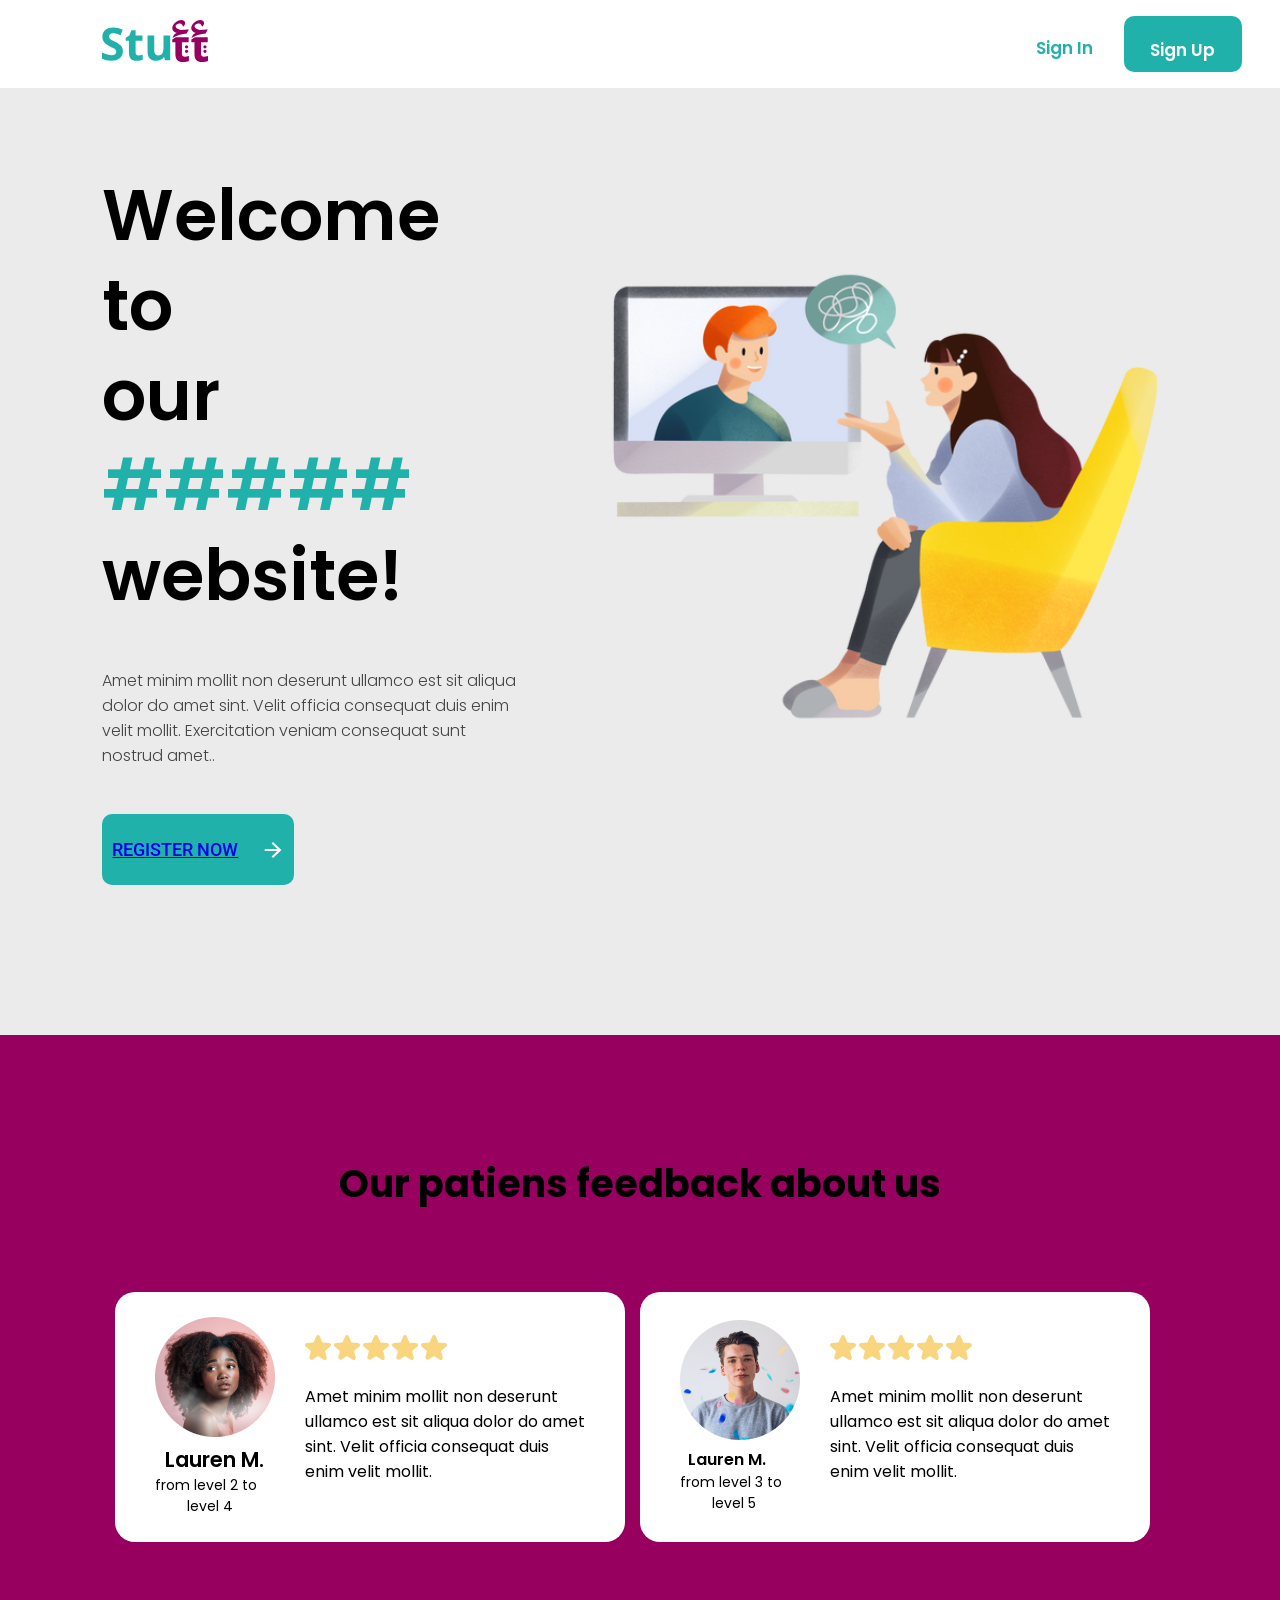
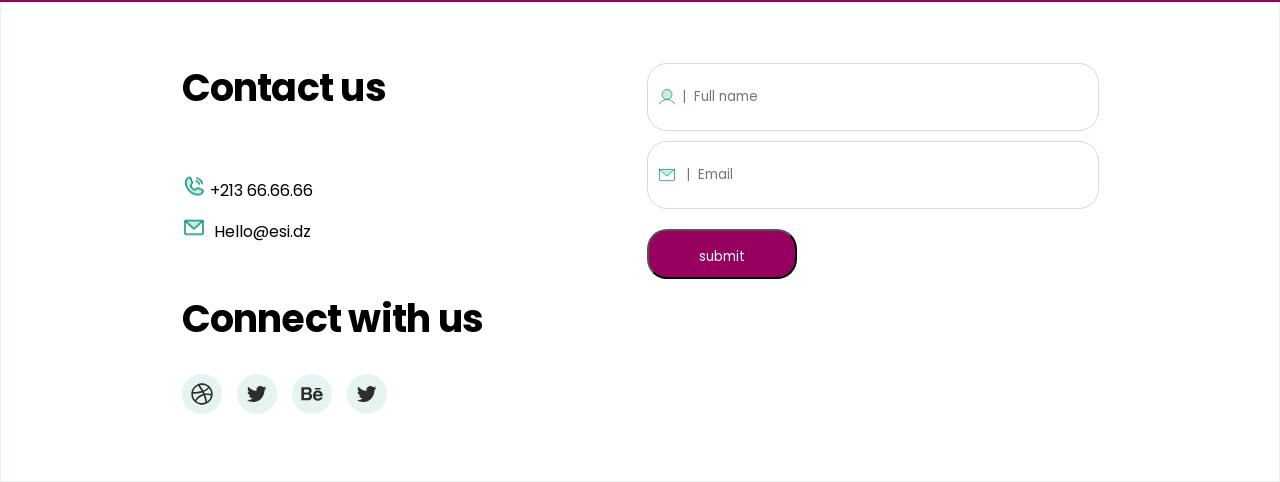
<file: stuttering/index.html>
<!DOCTYPE html>
<html lang="en">
<head>
    <meta charset="UTF-8">
    <title>Stutt</title>
    <link rel="shortcut icon" href="C:\Users\maaco\Desktop\stuttering\hackin\stuttering.svg" type="image/x-icon">
    <link rel="stylesheet" href="style.css">
</head>
<body style="font-family: poppins;">

<nav>
    <div class="logo">
        <img src="Layer_1.svg">
    </div>
    <ul class="nav-links">
        <li class="nav-links-si"><a href="hackin\signIn.html">Sign In</a></li>
        <li class="nav-links-su"><a href="hackin\signUp.html">Sign Up</a></li>
    </ul>
</nav>
<div class="main">
    <div class="main-text">
        <h1>Welcome to <br>
            our <span>##### <br></span>
            website!</h1>
        <p>Amet minim mollit non deserunt ullamco est sit aliqua dolor do amet sint. Velit officia consequat duis enim
            velit mollit. Exercitation veniam consequat sunt nostrud amet..</p>
        <div class="btn">
        <span class="main-button"> <a href="hackin\signUp.html">REGISTER NOW </a>    </span>
            <img src="Keyboard arrow down.svg">
        </div>
    </div>
    <div class="main-image">
        <img src="Doctor%20helping%20young%20woman%20treating%20psychological%20problem%20online.svg">
  </div>
</div>
<div class="real">
    <div class="texxt">
Our patiens feedback about us
    </div>
    <div  class="container"  > 
<div class="inner">
    <div style="width: 300px; " >
        <img src="Photo.png" alt="">
        <div style="font-size: 21px;font-weight: 600;">
         &nbsp; Lauren M.
        </div>
         <div style="font-size: 14px;font-weight: 400;">
            from level 2 to &nbsp&nbsp&nbsp&nbsp&nbsp&nbsp&nbsp&nbsp;level 4
       </div>
        
    </div>

<div>
    <img src="Star Rating.svg" alt="">
  <p>
Amet minim mollit non deserunt ullamco est sit aliqua dolor do amet sint. Velit officia consequat duis enim velit mollit.
  </p>
</div>




</div>

<div class="inner">
    <div style="width: 300px; " >
        <img src="Photo (1).png" alt="">
        <div style="font-size: 21  px;font-weight: 600;">
         &nbsp; Lauren M.
        </div>
         <div style="font-size: 14px;font-weight: 400;">
            from level 3 to &nbsp&nbsp&nbsp&nbsp&nbsp&nbsp&nbsp&nbsp;level 5
       </div>
        
    </div>

<div>
    <img src="Star Rating.svg" alt="">
  <p>
Amet minim mollit non deserunt ullamco est sit aliqua dolor do amet sint. Velit officia consequat duis enim velit mollit.
  </p>
</div>




</div>

</div>

</div>

<footer>
    
    
    <div style="display: flex;  justify-content:center;">
        <div style="display: block;">
            <div style="width: 465px;font-size: 38px;font-style: normal;  font-weight: 700; line-height: 130%;    letter-spacing: -0.76px;padding-bottom: 60px;">
                Contact us
                </div>
            <div  style="margin-bottom: 10px;">
            <img style="transform: translate(0,10%);" src="PhoneCall.png" alt="phone">
             <span>+213 66.66.66</span> 
            </div>
             <div style="margin-bottom: 50px;">
             <img style="transform: translate(0,10%);" src="EnvelopeSimple.png" alt="phone">
             <span> &nbsp;Hello@esi.dz</span>
            </div>
            <div style="width: 465px;font-size: 38px;font-style: normal;  font-weight: 700; line-height: 130%;    letter-spacing: -0.76px;padding-bottom: 30px;">
                Connect with us
                </div>

                <div style="display: flex;gap: 15px;">
                     <a  href="#"><img style="width: 40px;height: 40px;" src="Social Icons (1).svg" alt=""></a>
                     <a href="#"><img style="width: 40px;height:40px;"  src="Social Icons (2).svg" alt=""></a>
                     <a  href="#"><img style="width:40px;height: 40px;" src="Social Icons.svg" alt=""></a>
                     <a  href="#"><img style="width:40px;height: 40px;" src="Social Iconsss.svg" alt=""></a>    
                    </div>
        </div>


        <div>
            <div class="input-container" style="margin-bottom: 10px;">
                <input style="font-family: poppins;" type="text" placeholder="&nbsp;| &nbsp;Full name">
                <img class="icon" src="User.svg" alt="Icon">
              </div>

              <div class="input-container" style="margin-bottom: 20px;">
                <input style="font-family: poppins;" type="text" placeholder=" &nbsp;| &nbsp;Email">
                <img class="icon" src="EnvelopeSimple.svg" alt="Icon">
              </div>

  <button> submit </button>
        </div>
        </div>
        
    </div>


</footer>
</body>
</html>
</file>
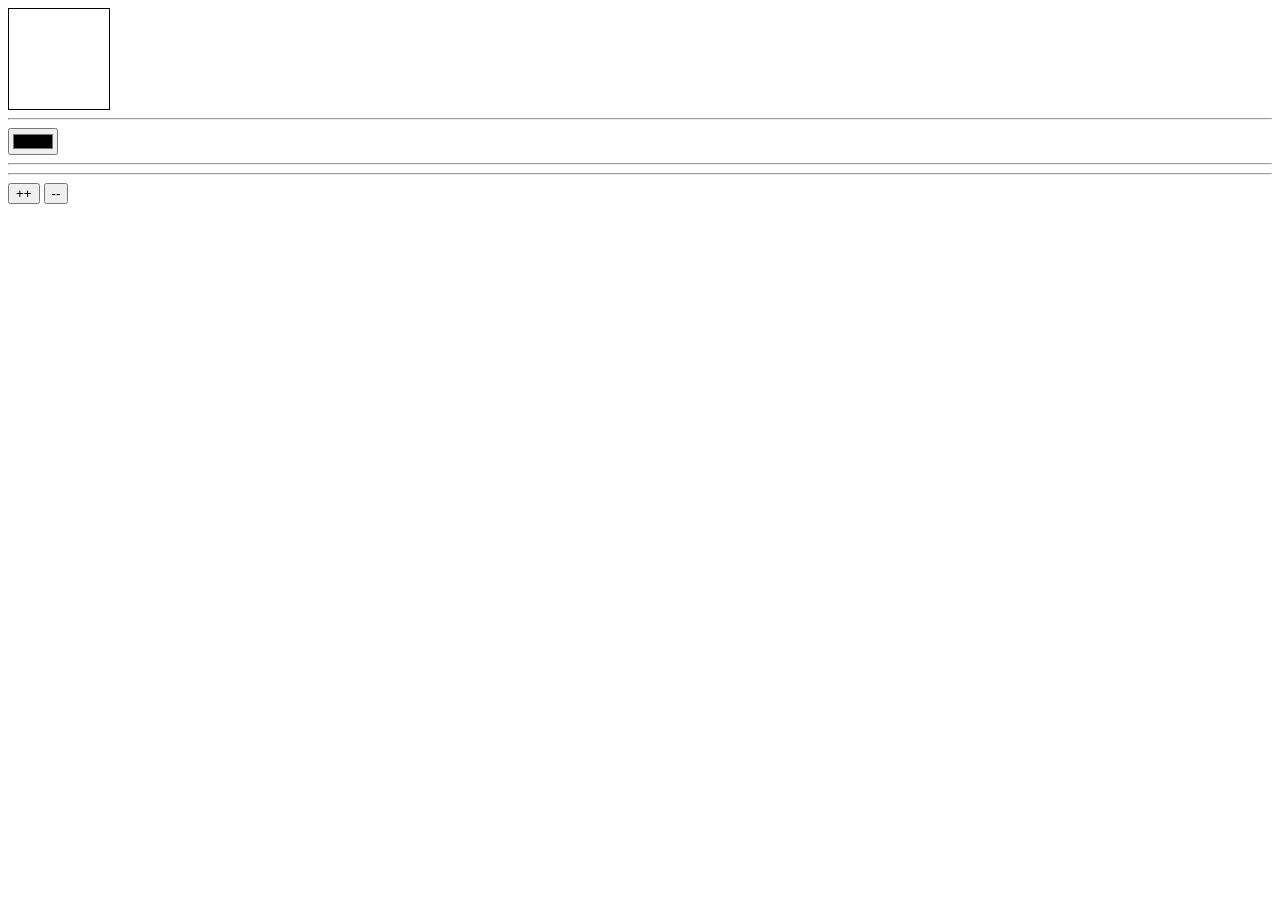
<file: stuttering/Home_Page/test(DOM)/index.html>
<!DOCTYPE html>
<html lang="en">
<head>
    <meta charset="UTF-8">
    <meta name="viewport" content="width=device-width, initial-scale=1.0">
    <title>Document</title>
    <link rel="stylesheet" href="style.css">
    <script src="script.js"></script>
</head>
<body>
    <div id="MyDiv"></div>
    <hr>
    <input type="color" id="MyInput">
</body>
</html>

<hr>
<hr>

<div>
    <button class="Counter_Increment">++</button>
    <button class="Counter_Decrement">--</button>
</div>
</file>
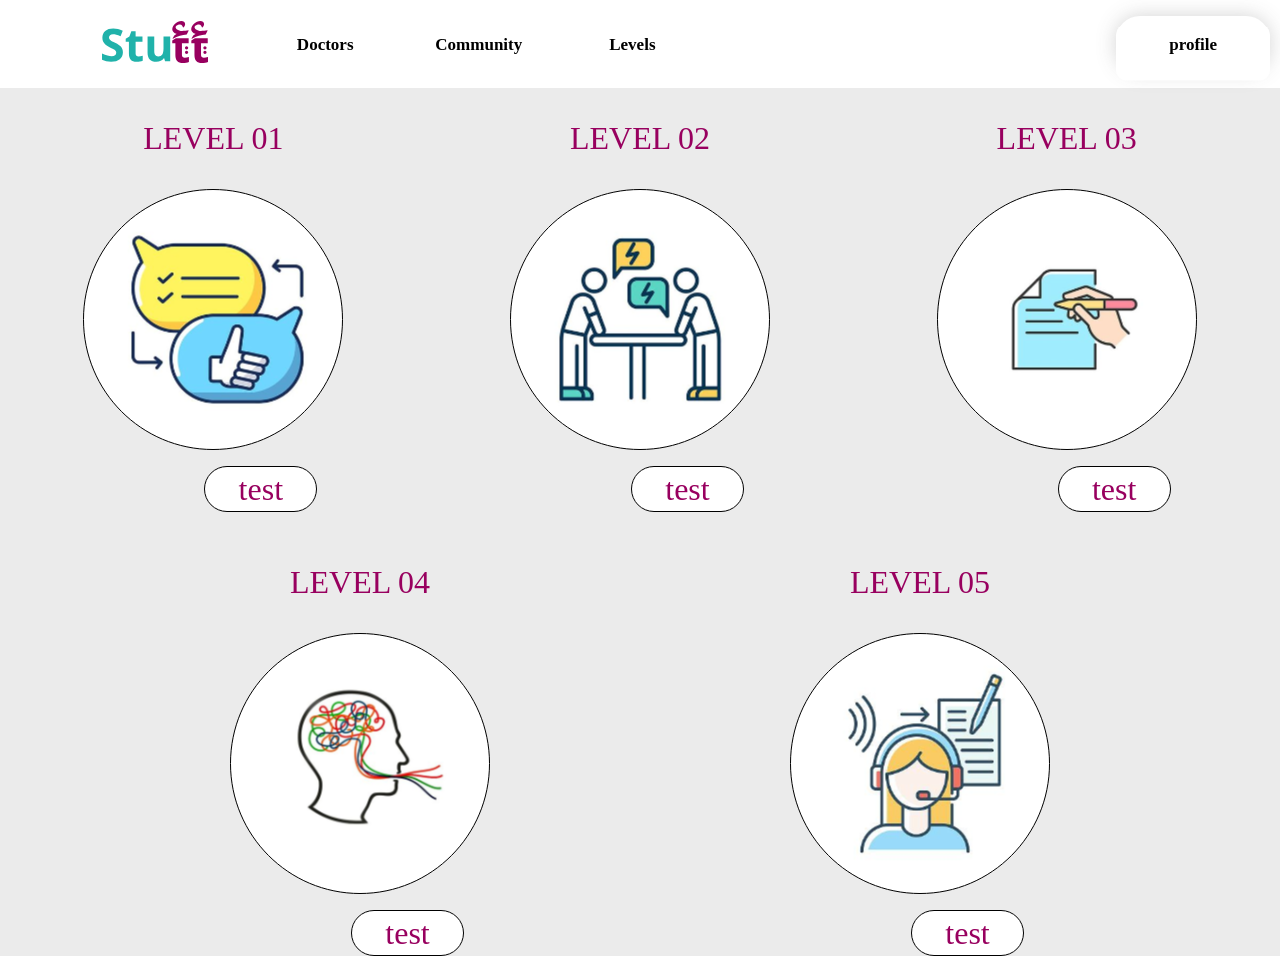
<file: stuttering/last.html>
<!DOCTYPE html>
<html lang="en">
<head>
    <meta charset="UTF-8">
    <meta name="viewport" content="width=device-width, initial-scale=1.0">
    <title>Stutt</title>
    <link rel="shortcut icon" href="stuttering.ai" type="image/x-icon">


    <link rel="stylesheet" href="last.css">
    
</head>
<body style="font-family: poppins;">
    <nav>
        <div class="logo"> 
            <img src="Layer_1.svg">
        </div>
        <ul class="nav-links">
            <li class="nav-links-si"><a href="Home_Page\index.html">Doctors</a></li>
            <li class="nav-links-si"><a href="Community\index.html">Community</a></li>
            <li class="nav-links-si"><a href="last.html">Levels</a></li>
            <div style="right: 0;position: absolute;right: 10;" class="profile">
            <li class="nav-links-si" ><a href="last.html">profile</a></li>
        </div>
        </ul>
    </nav>
    
<div style="display: flex;flex-direction: column;gap: 50px;">
<div style="display: flex;flex: 1;justify-content: space-around;">  

<div style="display: flex;flex-direction: column;position: relative;">   
<p class="txt">LEVEL 01</p>
<img src="Ellipse 4.svg" alt="">
<p> <button style="right: 10%;position: absolute;"class="subfont">test</button></p>


</div>
<div style="display: flex;flex-direction: column;position: relative;">   
    <p class="txt">LEVEL 02</p>
    <img src="Ellipse 5.svg" alt="">
    <p> <button style="right: 10%;position: absolute; "class="subfont">test</button></p>


</div>
<div style="display: flex;flex-direction: column;position: relative;">  

    <p class="txt">LEVEL 03</p>
    <img src="Ellipse 6.svg" alt="">
    <p> <button style="right: 10%;position: absolute;" class="subfont">test</button></p>


</div>


</div>
<div style="display: flex;flex: 1;justify-content: center;gap: 300px;">   

    <div style="display: flex;flex-direction: column;position: relative;">  

        <p class="txt">LEVEL 04</p>
        <img src="Ellipse 7.svg" alt="">
        <p> <button style="right: 10%;position: absolute;"class="subfont">test</button></p>
    
    
    </div>
    <div style="display: flex;flex-direction: column;position: relative;">  

        <p class="txt">LEVEL 05</p>
        <img src="Ellipse 8.svg" alt="">
        <p> <button style="right: 10%;position: absolute;"class="subfont">test</button></p>
    
    
    </div>




</div>



</div>













</body>
</html>
</file>
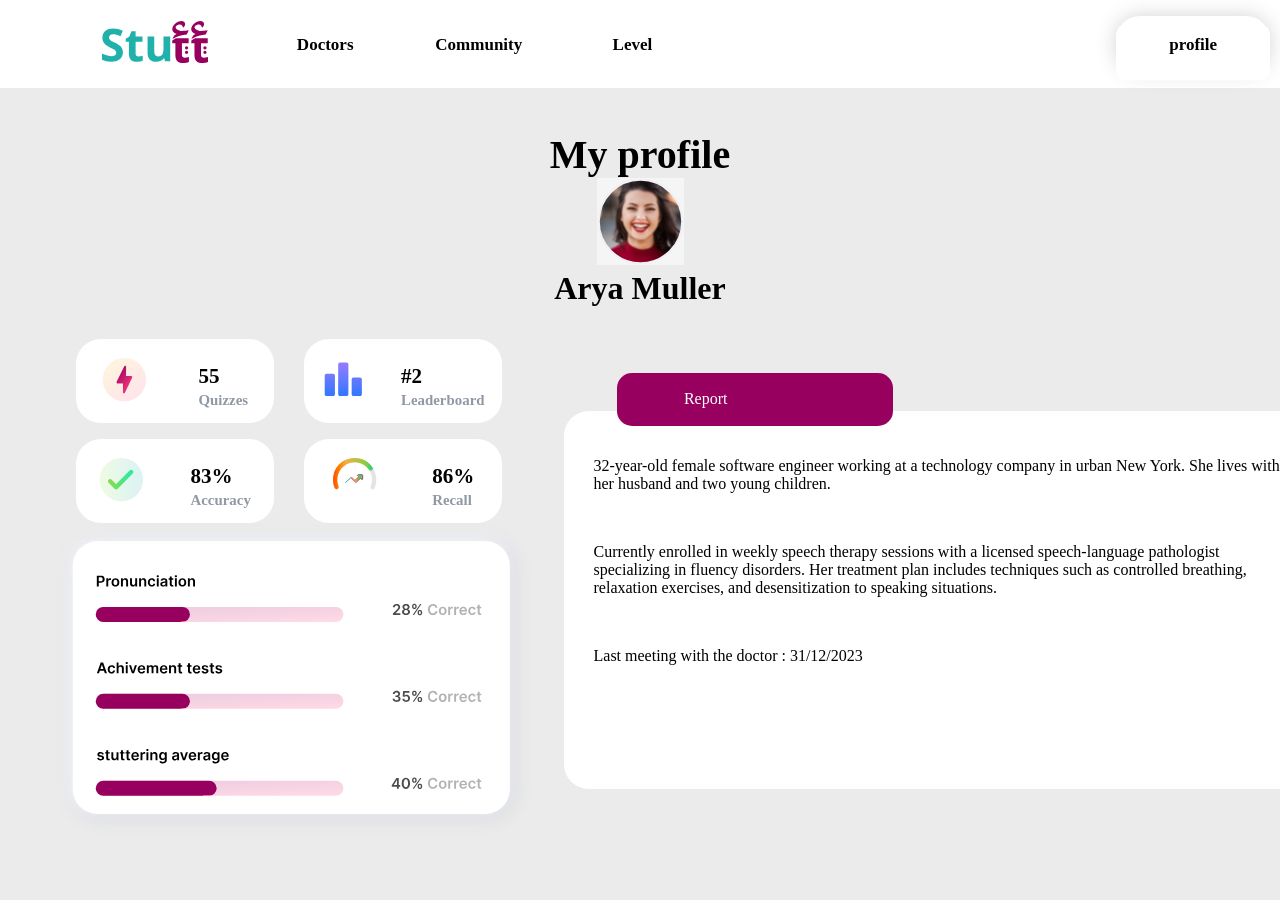
<file: stuttering/profile.html>
<!DOCTYPE html>
<html lang="en">
<head>
    <meta charset="UTF-8">
    <meta name="viewport" content="width=device-width, initial-scale=1.0">
    <link rel="stylesheet" href="profile.css">
    <title>Stutt</title>
    <link rel="shortcut icon" href="C:\Users\maaco\Desktop\stuttering\hackin\stuttering.svg" type="image/x-icon">
</head>
<body style="font-family: poppins;">
    <nav>
        <div class="logo"> 
            <img src="Layer_1.svg">
        </div>
        <ul class="nav-links">
            <li class="nav-links-si"><a href="Home_Page\index.html">Doctors</a></li>
            <li class="nav-links-si"><a href="Community\index.html">Community</a></li>
            <li class="nav-links-si"><a href="last.html">Level</a></li>
            <div style="right: 0;position: fixed;" class="profile">
            <li class="nav-links-si" ><a href="profile.html">profile</a></li>
        </div>
        </ul>
    </nav>
    

    <div style="display: flex;flex-direction: column;align-items: center;" >
        <p class="myprofile">   My profile </p>
        <img style="width: 87px;height: 87px;"  src="Alice.svg" alt="">
        <p class="arya">Arya Muller</p>
    </div>

<div style="display: flex;gap: 30px;align-items: center; justify-content: center;">
     <div style="display: flex;flex-direction: column;margin-left: 93px;align-items: center ;">

        <div style="display: flex;" class="deux"> 
           <div class="un" style="flex: 1;">
        
            <div><img class="dims" src="Group 288897.svg" alt="">  </div>
            <div> <p class="big">55</p>
            <p class="lit">Quizzes</p>  
    
            </div>
        
        </div>
           <div class="un" style="flex: 1;"> 
            <div><img class="dims" src="Leaderboard.svg" alt="">  </div>
            <div> <p class="big">#2</p>
            <p class="lit">Leaderboard</p>  
            </div>
            </div> 
        </div>
        <div style="display: flex;margin-top: 15.78px;" class="deux"> 
            <div class="un" style="flex: 1;">
                <div><img class="dims" src="Group 289104.svg" alt="">  </div>
                <div> <p class="big">83%</p>
                <p class="lit">Accuracy</p>  
        
            </div>
            </div>
            <div class="un" style="flex: 1;"> 
                <div><img class="dims" src="Group 289524.svg" alt="">  </div>
                <div> <p class="big">86%</p>
                <p class="lit">Recall</p>   
                </div>
            </div> 
         </div>
   
        <div> 
            <img src="Group 289684.svg" style="transform: scale(0.96); transform: translate(2%);">
        </div>

     </div>


     <div style="position: relative;">

<div class="repcontain" style="color: white; display: flex;align-items: center;position: absolute;top: -10%;left: 7%;"> <p id="zedk">Report</p></div>
<div class="bigcontain">
<p>32-year-old female software engineer working at a technology company in urban New York. She lives with her husband and two young children.</p>
<br>
<p>Currently enrolled in weekly speech therapy sessions with a licensed speech-language pathologist specializing in fluency disorders. Her treatment plan includes techniques such as controlled breathing, relaxation exercises, and desensitization to speaking situations.
</p>
<br>
<p>
Last meeting with the doctor : 31/12/2023
</p>
<br>

</div>
</div>
    
</div>



</body>
</html>
</file>
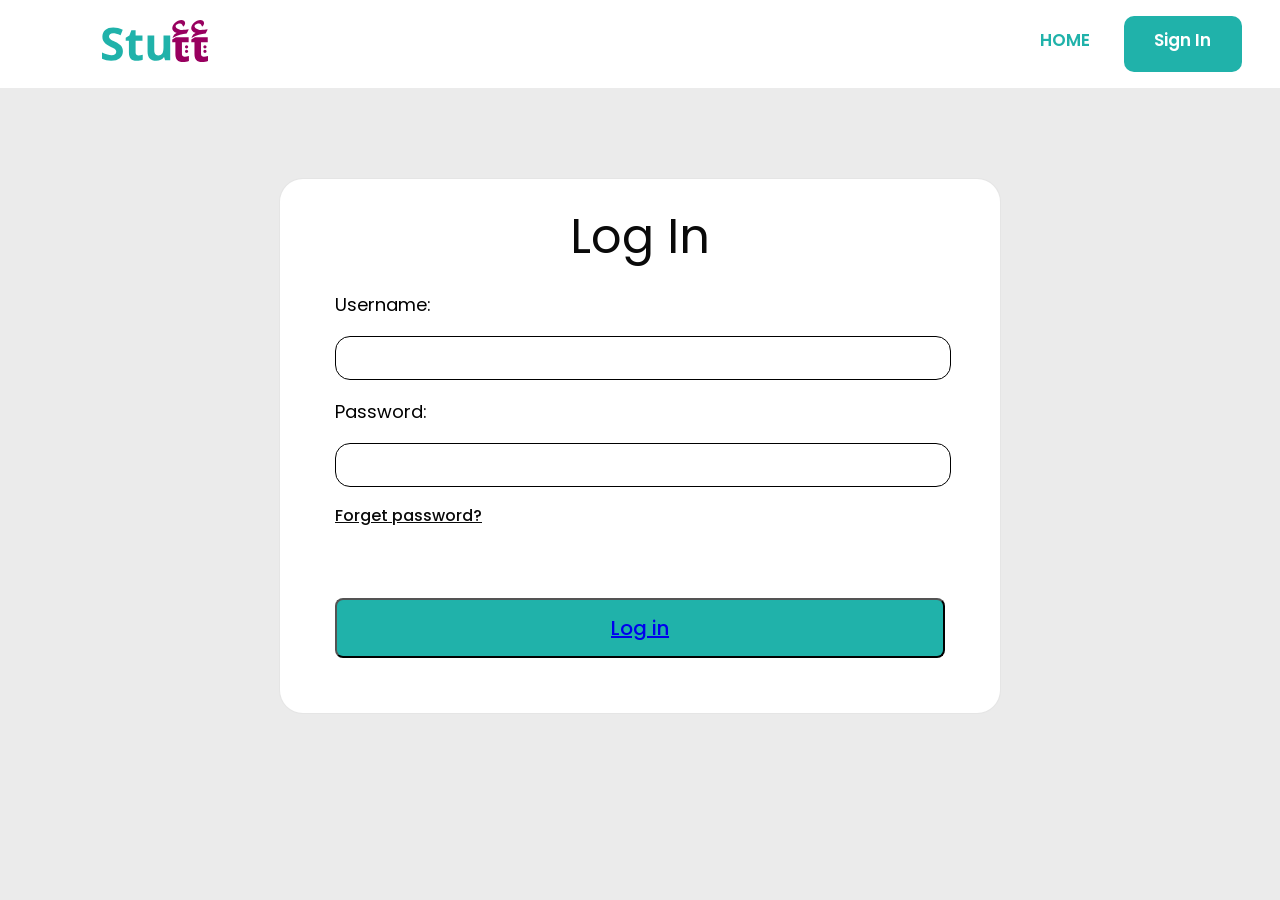
<file: stuttering/hackin/signIn.html>
<!DOCTYPE html>
<html lang="en">
<head>
    <meta charset="UTF-8">
    <title>Stutt</title>
    <link rel="shortcut icon" href="C:\Users\maaco\Desktop\stuttering\hackin\stuttering.svg" type="image/x-icon">
    <link rel="stylesheet" href="signIn.css">
</head>
<body>

<nav>
    <div class="logo">
        <img src="Layer_1.svg">
    </div>
    <ul class="nav-links">
        <li class="nav-links-si"><a href="../index.html">HOME</a></li>
        <li class="nav-links-su"><a href="signIn.html">Sign In</a></li>
    </ul>
</nav>

<div class="signUp">
    <form action="signUp.php" method="post">

        <div class="sign">
            <span>Log In</span>
        </div>
        <p style="font-family: poppins;">Username: </p>
        <input type="text" name="text">
        <p style="font-family: poppins;">Password: </p>
        <input type="password" name="password">
        <p class="fpass">Forget password?</p>

        <button type="submit"> <a href="../profile.html">Log in</a> </button>
    </form>
</div>

</body>
</html>
</file>
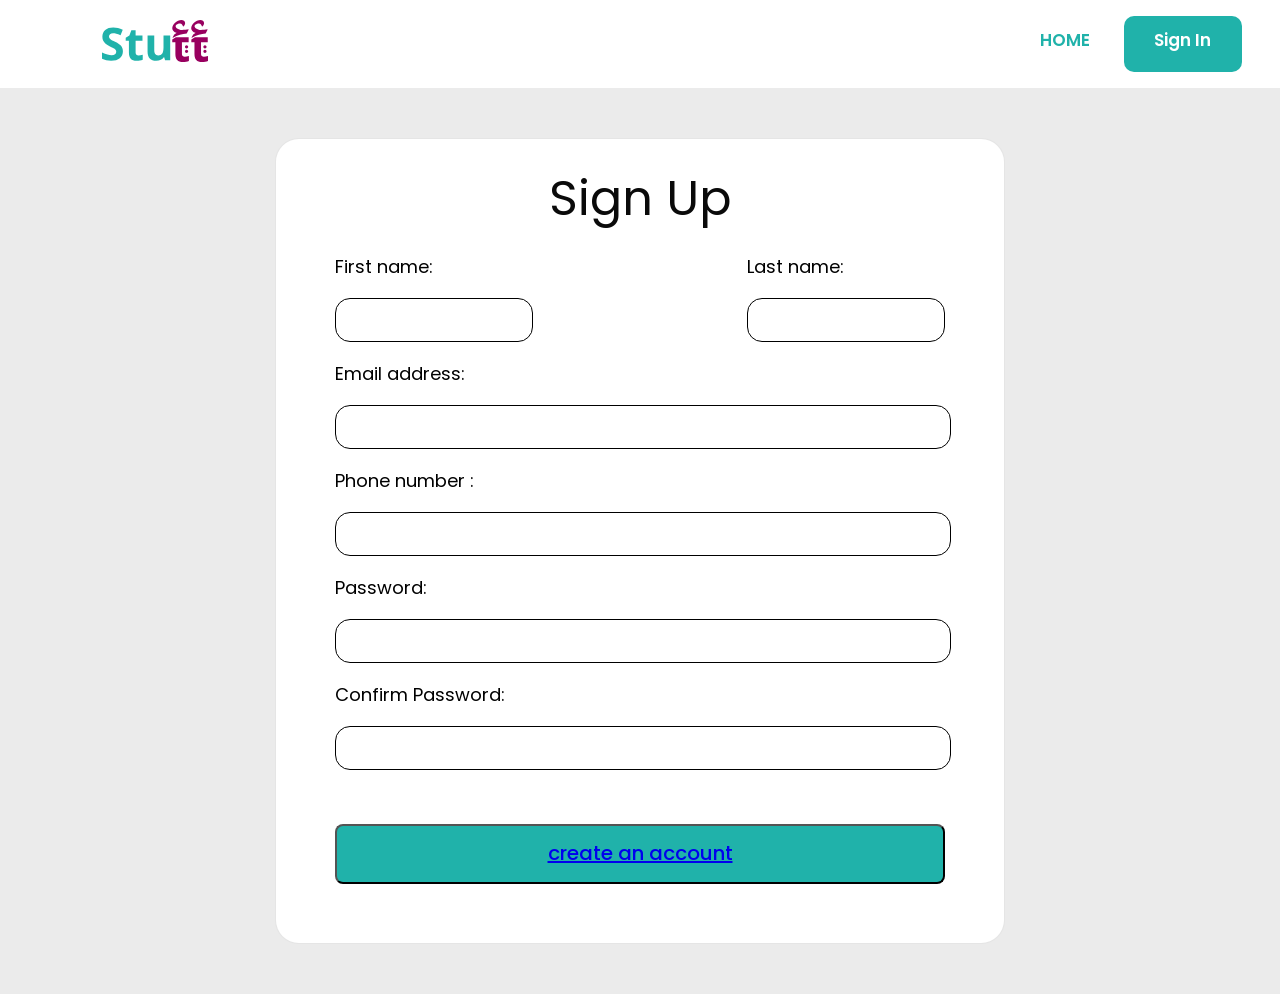
<file: stuttering/hackin/signUp.html>
<!DOCTYPE html>
<html lang="en">
<head>
    <meta charset="UTF-8">
    <title>Stutt</title>
    <link rel="shortcut icon" href="C:\Users\maaco\Desktop\stuttering\hackin\stuttering.svg" type="image/x-icon">
    <link rel="stylesheet" href="singUp.css">
</head>
<body>

<nav>
    <div class="logo">
        <img src="Layer_1.svg">
    </div>
    <ul class="nav-links">
        <li class="nav-links-si"><a href="../index.html">HOME</a></li>
        <li class="nav-links-su"><a href="signIn.html">Sign In</a></li>
    </ul>
</nav>

<div class="signUp">
    <form action="signUp.php" method="post">

        <div class="sign">
            <span>Sign Up</span>
        </div>
        <div class="name">
            <div>
                <p>First name: </p>
                <input type="text" name="firstName">
            </div>
            <div>
                <p>Last name: </p>
                <input type="text" name="lastName">
            </div>
        </div>
        <p>Email address: </p>
        <input type="text" name="email">
        <p>Phone number : </p>
        <input type="tel" name="phoneNumber" pattern="[0-9]{3}-[0-9]{3}-[0-9]{4}" >
        <p>Password: </p>
        <input type="password" name="password">
        <p>Confirm Password: </p>
        <input type="password" name="password">
        <button type="submit"> <a href="../profile.html">create an account</a></button>
    </form>
</div>

</body>
</html>
</file>
<file: stuttering/style.css>
@import url('https://fonts.googleapis.com/css2?family=Poppins:wght@300;400;600;700&family=Roboto:ital,wght@0,100;0,300;0,400;0,500;0,700;0,900;1,100;1,300;1,400;1,500;1,700;1,900&display=swap');
body {
    background-color: #EBEBEB;
    margin: 0;
    padding: 0;
}
nav {
    display: flex;
    justify-content: space-between;
    align-items: center;
    padding-left: 8vw;
    font-family: poppins;
    font-weight: 600;
    font-style: normal;
    background-color: white;
}
.nav-links {
    padding-right: 3vw;
    display: flex;
    justify-content: space-between;
    width: 20%;
}
.nav-links-su {
    background-color: #20b2aa;
    text-decoration: none;
    list-style: none;
    width: 12vw;
    height: 5vh;
padding-top: 11px;
    border-radius: 10px;
    text-align: center;
}
.nav-links-su a {
    padding-top: 10px;
    color: white;
    text-decoration: none;
    font-size: 17px;
}
.nav-links-su{

    display: flex;
    flex-direction: column;
    align-items: center;
}

.nav-links-si {
    transform: translate(0,15%);
    background-color: white;
    text-decoration: none;
    list-style: none;
    width: 12vw;
    height: 5vh;
    border-radius: 10px;
    text-align: center;
    padding-top: 11px;

}
.nav-links-si a {

    color: #20b2aa;
    text-decoration: none;
    font-size: 17px;
}

.main {
    display: flex;
    justify-content: space-between;
    align-items: center;
    padding-left: 8vw;
    padding-right: 8vw;
    padding-top: 4vh;
    font-family: "Poppins", sans-serif;
    font-style: normal;
    background-color: #EBEBEB;
    margin-bottom: 150px;

}
.main h1 {
    line-height: 90px;
    font-size: 70px;
    color: black;
    font-weight: 600;
}
.main span {
    color: #20b2aa;
}
.main p {
    font-size: 16px;
    color: #444444;
    font-weight: 300;
    padding-bottom: 30px;
}
.btn {
    width: 192px;
    height: 71px;
    background-color: #20b2aa;
    border: none;
    border-radius: 10px;
    color: white;
    font-size: 14px;
    font-weight: 400;
    font-family: "Roboto", sans-serif;
    display: flex;
    justify-content: space-around;
    align-items: center;
    flex-direction: row;
    cursor: pointer
}
.btn span {
    color: white;
    font-size: 18px;
    font-weight: 500;
    font-family: "Roboto", sans-serif;

}

.real{
    display: block;
    
background-color:#98005F ;


}
.container{
    display: flex;
justify-content: center ;
    padding: 60px;
    font-family: poppins;
}

.texxt{
    font-weight: 700;
    font-family: poppins;
    font-size: 38px;
    text-align: center;
    padding-top: 120px;
    padding-bottom:20px;
 
}
.inner{

 background-color: #E5F4F2;
height: 170px ;
 border-radius: 20px;
width: 430px;
background-color: white;
padding: 40px;
margin-right: 15px;
display: flex;
align-items: center;
gap: 30px;
}


footer{
    background-color: #ffffff;
    border: 1px solid var(--CTA---Aqua-Squeeze, #E5F4F2);
    padding: 60px;
    left: 0;
    bottom: 0;
    
    font-family: poppins;
  }

  .input-container {
    position: relative;
  }
  
  .input-container input {
    padding-left: 30px; 
  }
  
  .input-container .icon {
    position: absolute;
    top: 50%;
    left: 10px; 
    transform: translateY(-50%);
    pointer-events: none; 
  }
  input{
    width: 400px;
    height: 50px;
    padding: 8px 20px;
    border-radius: 20px;
border: 1px solid var(--Deviders---Grey, #D8D8D8);
background: #FFF;
  }
  button{
    font-family: poppins;
    color: white;
    height: 50px;
    padding: 16px 50px;
    justify-content: center;
    align-items: center;
    gap: 8px;
    border-radius: 20px;
background: #98005F;
  }
  button:hover{
cursor: pointer;

  }
</file>
<file: stuttering/Home_Page/test(DOM)/style.css>
#MyDiv{
    height: 100px;
    width: 100px;
    border: 1px solid black;

}
</file>
<file: stuttering/last.css>
body {
    font-family: poppins;
    background-color: #EBEBEB;
    margin: 0;
    padding: 0;
}
nav {
    display: flex;
    align-items: center;
    padding-left: 8vw;
    font-family: poppins;
    font-weight: 600;
    font-style: normal;
    background-color: white;
}
.nav-links {
    padding-right: 3vw;
    display: flex;
    justify-content: space-between;
   
}



.nav-links-si {
    transform: translate(0,15%);
    background-color: white;
    text-decoration: none;
    list-style: none;
    width: 12vw;
    height: 5vh;
    border-radius: 10px;
    text-align: center;
    padding-top: 11px;

}
.nav-links-si a {

    color: #000000;
    text-decoration: none;
    font-size: 17px;
}
.profile{
    display: flex;
 margin-right: 10px;

   
    border-radius: 24px;
background: #FFF;

box-shadow: 0px 0px 20px 0px rgba(78, 78, 78, 0.25);
}

.myprofile{
    margin-bottom: 0;
    margin-top: 43px;
    color: #000;
font-family: Poppins;
font-size: 40px;

font-weight: 800;

text-align: center;

}
.arya{
    margin-top: 5px;
    color: var(--Base-Shade-100, #000);
font-family: poppins;
font-size: 32px;
font-style: normal;
font-weight: 700;
line-height: normal;
}

.txt{
    color: #98005F;

    text-align: center;
    
    font-size: 32px;
    font-style: normal;
    font-weight: 400;
    line-height: normal;


}button{
    width: 113px;
    height: 46px;
    flex-shrink: 0;
    border-radius: 24px;
border: 1px solid #000;

background: #FFF;

}
.subfont{

    color: #98005F;

    text-align: center;
    font-family: Poppins;
    font-size: 32px;
    font-style: normal;
    font-weight: 400;
    line-height: normal;

}
</file>
<file: stuttering/profile.css>
body {
    font-family: poppins;
    background-color: #EBEBEB;
    margin: 0;
    padding: 0;
}
nav {
    display: flex;
    align-items: center;
    padding-left: 8vw;
    font-family: poppins;
    font-weight: 600;
    font-style: normal;
    background-color: white;
}
.nav-links {
    padding-right: 3vw;
    display: flex;
    justify-content: space-between;
   
}

.nav-links-su{

    display: flex;
    flex-direction: column;
    align-items: center;
}

.nav-links-si {
    transform: translate(0,15%);
    background-color: white;
    text-decoration: none;
    list-style: none;
    width: 12vw;
    height: 5vh;
    border-radius: 10px;
    text-align: center;
    padding-top: 11px;

}
.nav-links-si a {

    color: #000000;
    text-decoration: none;
    font-size: 17px;
}
.profile{
    display: flex;
 margin-right: 10px;

   
    border-radius: 24px;
background: #FFF;

box-shadow: 0px 0px 20px 0px rgba(78, 78, 78, 0.25);
}

.myprofile{
    margin-bottom: 0;
    margin-top: 43px;
    color: #000;
font-family: Poppins;
font-size: 40px;

font-weight: 800;

text-align: center;

}
.arya{
    margin-top: 5px;
    color: var(--Base-Shade-100, #000);
font-family: poppins;
font-size: 32px;
font-style: normal;
font-weight: 700;
line-height: normal;
}

.deux
{
    gap: 30px;
}

.un{
    width: 197.952px;
    height: 84.222px;
    flex-shrink: 0;
    border-radius: 24.771px;
border: 0px solid var(--Background-Sub-Comment, rgba(240, 242, 245, 0.50));
background: #FFF;
display: flex;
justify-content: space-around;
align-items: center;


}

.big{

    color: #000;
transform: translate(0,40%);
font-family: poppins;
font-size: 21.056px;
font-style: normal;
font-weight: 600;
line-height: 27.248px; /* 129.412% */
}
.lit{
    color: var(--Color-Grey, #9098A3);
    font-family: poppins;
    font-size: 14.863px;
    font-style: normal;
    font-weight: 600;
    line-height: normal;
    letter-spacing: 0.025px;
    transform: translate(0,-50%);


}
.dims
{
    width: 45px;
height: 45px;
}

.repcontain{
    position: relative;
    border-radius: 15px;
background: #98005F;
width: 276px;
height: 53px;
}
#zedk{
    position: absolute;
    right: 60%;
}
.bigcontain{
    width: 705px;
    height: 318px;
    flex-shrink: 0;
    border-radius: 24.771px;
    border: 0px solid var(--Background-Sub-Comment, rgba(240, 242, 245, 0.50));
    background: #FFF;
    padding: 30px;
}
.txt{
    color: #000;

font-family: Inter;
font-size: 20px;
font-style: normal;
font-weight: 600;
line-height: normal;
    
}
</file>
<file: stuttering/hackin/signIn.css>
@import url('https://fonts.googleapis.com/css2?family=Inter:wght@100..900&display=swap');
@import url('https://fonts.googleapis.com/css2?family=Rubik:ital,wght@0,300..900;1,300..900&display=swap');
@import url('https://fonts.googleapis.com/css2?family=Poppins:ital,wght@0,100;0,200;0,300;0,400;0,500;0,600;0,700;0,800;0,900;1,100;1,200;1,300;1,400;1,500;1,600;1,700;1,800;1,900&display=swap');
body {
    font-family: poppins;
    background-color: #EBEBEB;
    margin: 0;
    padding: 0;
}
nav {
    display: flex;
    justify-content: space-between;
    align-items: center;
    padding-left: 8vw;
   
    font-weight: 600;
    font-style: normal;
    background-color: white;
}
.nav-links {
    padding-right: 3vw;
    display: flex;
    justify-content: space-between;
    width: 20%;
}
.nav-links-su {
    background-color: #20b2aa;
    text-decoration: none;
    list-style: none;
    width: 12vw;
    height: 5vh;
    padding-top: 11px;
    border-radius: 10px;
    text-align: center;
}
.nav-links-su a {
    padding: 0;
    color: white;
    text-decoration: none;
    font-size: 17px;
}
.nav-links-si {
    background-color: white;
    text-decoration: none;
    list-style: none;
    width: 12vw;
    height: 5vh;
    border-radius: 10px;
    text-align: center;
    padding-top: 11px;

}
.nav-links-si a {
    padding: 0;
    color: #20b2aa;
    text-decoration: none;
    font-size: 17px;
}
.signUp {
    display: flex;
    justify-content: center;
    align-items: center;
    height: 100%;

    font-weight: 600;
    font-style: normal;
    padding: 90px 90px 0;
}
.signUp form {
    width: 610px;
    flex-shrink: 0;
    border-radius: 24px;
    border: 1px solid rgba(0, 0, 0, 0.10);
    background: #FFF;
    display: flex;
    flex-direction: column;
    padding: 2% 5% 5%;

}
.sign {
    display: flex;
    justify-content: center;
    align-items: center;
    flex-direction: row;
    color: #0A0A0A;
    padding: 0;

}
.sign span {
    text-align: center;

    font-size: 48px;
    font-style: normal;
    font-weight: 400;
    line-height: normal;
    padding: 0;
}
p {
    color: #000;

    font-size: 18px;
    font-style: normal;
    font-weight: 400;
    line-height: normal;
}
input {
    width: 100%;
    height: 40px;
    flex-shrink: 0;
    border-radius: 15px;
    border: 1px solid #000;
    background: #FFF;
}
form button {
    display: inline-flex;
    padding: 12.5px 147px 13.5px 147px;
    justify-content: center;
    align-items: center;
    border-radius: 8px;
    background: #20B2AA;
    color: white;
    text-align: center;
    font-family: Poppins, serif;
    font-size: 20px;
    font-style: normal;
    font-weight: 500;
    line-height: normal;
    margin-top: 6vh;
    cursor: pointer;
}
.fpass {
    color: #0A0A0A;
    font-family: Poppins, serif;
    font-size: 16px;
    font-style: normal;
    font-weight: 500;
    line-height: normal;
    text-decoration-line: underline;
    cursor: pointer;
}
</file>
<file: stuttering/hackin/singUp.css>
@import url('https://fonts.googleapis.com/css2?family=Inter:wght@100..900&display=swap');
@import url('https://fonts.googleapis.com/css2?family=Rubik:ital,wght@0,300..900;1,300..900&display=swap');
@import url('https://fonts.googleapis.com/css2?family=Poppins:ital,wght@0,100;0,200;0,300;0,400;0,500;0,600;0,700;0,800;0,900;1,100;1,200;1,300;1,400;1,500;1,600;1,700;1,800;1,900&display=swap');
body {
    font-family: poppins;
    background-color: #EBEBEB;
    margin: 0;
    padding: 0;
}
nav {
    display: flex;
    justify-content: space-between;
    align-items: center;
    padding-left: 8vw;
 
    font-weight: 600;
    font-style: normal;
    background-color: white;
}
.nav-links {
    padding-right: 3vw;
    display: flex;
    justify-content: space-between;
    width: 20%;
}
.nav-links-su {
    background-color: #20b2aa;
    text-decoration: none;
    list-style: none;
    width: 12vw;
    height: 5vh;
    padding-top: 11px;
    border-radius: 10px;
    text-align: center;
}
.nav-links-su a {
    padding: 0;
    color: white;
    text-decoration: none;
    font-size: 17px;
}
.nav-links-si {
    background-color: white;
    text-decoration: none;
    list-style: none;
    width: 12vw;
    height: 5vh;
    border-radius: 10px;
    text-align: center;
    padding-top: 11px;

}
.nav-links-si a {
    padding: 0;
    color: #20b2aa;
    text-decoration: none;
    font-size: 17px;
}
.signUp {
    display: flex;
    justify-content: center;
    align-items: center;
    height: 100%;

    font-weight: 600;
    font-style: normal;
    padding: 50px;
}
.signUp form {
    width: 610px;
    flex-shrink: 0;
    border-radius: 24px;
    border: 1px solid rgba(0, 0, 0, 0.10);
    background: #FFF;
    display: flex;
    flex-direction: column;
    padding: 2% 5% 5%;

}
.sign {
    display: flex;
    justify-content: center;
    align-items: center;
    flex-direction: row;
    color: #0A0A0A;
    padding: 0;

}
.name input {
    width: 15vw;
    height: 40px;
    flex-shrink: 0;
}
.sign span {
    text-align: center;
  
    font-size: 48px;
    font-style: normal;
    font-weight: 400;
    line-height: normal;
    padding: 0;
}
.name {
    display: flex;
    justify-content: space-between;
    align-items: center;
    flex-direction: row;
}
p {
    color: #000;

    font-size: 18px;
    font-style: normal;
    font-weight: 400;
    line-height: normal;
}
input {
    width: 100%;
    height: 40px;
    flex-shrink: 0;
    border-radius: 15px;
    border: 1px solid #000;
    background: #FFF;
}
form button {
    display: inline-flex;
    padding: 12.5px 147px 13.5px 147px;
    justify-content: center;
    align-items: center;
    border-radius: 8px;
    background: #20B2AA;
    color: white;
    text-align: center;
    font-family: Poppins, serif;
    font-size: 20px;
    font-style: normal;
    font-weight: 500;
    line-height: normal;
    margin-top: 6vh;
    cursor: pointer;
}
</file>
